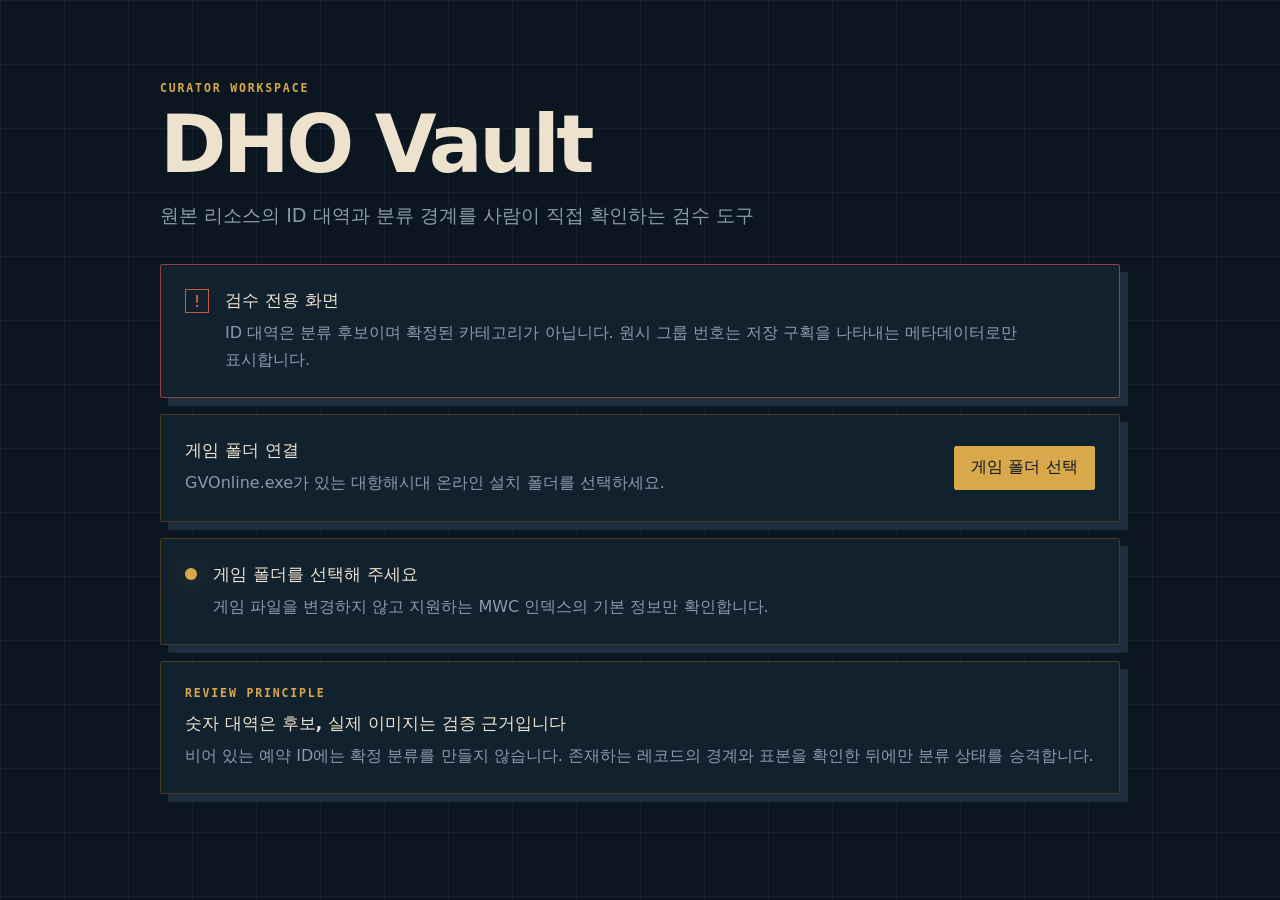
<file: apps/curator/ui/index.html>
<!-- SPDX-License-Identifier: MPL-2.0 -->
<!doctype html>
<html lang="ko">
  <head>
    <meta charset="UTF-8" />
    <meta name="viewport" content="width=device-width, initial-scale=1.0" />
    <meta name="color-scheme" content="dark" />
    <title>DHO Vault Curator</title>
    <link rel="stylesheet" href="styles.css" />
    <script src="app.js" defer></script>
  </head>
  <body>
    <main class="shell">
      <header class="hero">
        <p class="eyebrow">CURATOR WORKSPACE</p>
        <h1>DHO Vault</h1>
        <p class="summary">원본 리소스의 ID 대역과 분류 경계를 사람이 직접 확인하는 검수 도구</p>
      </header>

      <section class="notice-card" aria-labelledby="notice-title">
        <span class="notice-mark" aria-hidden="true">!</span>
        <div>
          <h2 id="notice-title">검수 전용 화면</h2>
          <p>
            ID 대역은 분류 후보이며 확정된 카테고리가 아닙니다. 원시 그룹 번호는 저장 구획을 나타내는 메타데이터로만 표시합니다.
          </p>
        </div>
      </section>

      <section class="picker-card" aria-labelledby="picker-title">
        <div>
          <h2 id="picker-title">게임 폴더 연결</h2>
          <p>GVOnline.exe가 있는 대항해시대 온라인 설치 폴더를 선택하세요.</p>
        </div>
        <button id="select-game-directory" type="button">게임 폴더 선택</button>
      </section>

      <section class="status-card" aria-labelledby="status-title" aria-live="polite">
        <div class="status-mark" aria-hidden="true"></div>
        <div class="status-content">
          <h2 id="status-title">게임 폴더를 선택해 주세요</h2>
          <p id="status-message">
            게임 파일을 변경하지 않고 지원하는 MWC 인덱스의 기본 정보만 확인합니다.
          </p>
          <dl id="directory-details" class="directory-details" hidden>
            <div>
              <dt>게임 폴더</dt>
              <dd id="game-directory"></dd>
            </div>
            <div>
              <dt>리소스 폴더</dt>
              <dd id="resource-directory"></dd>
            </div>
          </dl>
          <ul id="archive-list" class="archive-list" aria-label="검수할 MWC 계열"></ul>
        </div>
      </section>

      <section id="band-panel" class="review-card" aria-labelledby="band-title" hidden>
        <div class="section-heading">
          <div>
            <p class="section-label">ID BANDS</p>
            <h2 id="band-title">100,000 단위 ID 대역</h2>
          </div>
          <p id="band-status" class="section-status" aria-live="polite"></p>
        </div>
        <p class="section-description">
          아카이브 전체를 ID 순서로 묶었습니다. 하나의 대역이 여러 원시 그룹을 가로지를 수 있으며, 그룹 번호는 분류에 사용하지 않습니다.
        </p>
        <ul id="band-list" class="band-list"></ul>
      </section>

      <section id="sample-panel" class="review-card" aria-labelledby="sample-title" hidden>
        <div class="section-heading">
          <div>
            <p class="section-label">CONTACT SHEET</p>
            <h2 id="sample-title">대역 표본 이미지</h2>
          </div>
          <p id="sample-status" class="section-status" aria-live="polite"></p>
        </div>
        <p class="section-description">
          선택한 대역 전체에서 같은 이미지 블록을 가리키는 중복 레코드를 제외하고 최대 24개를 균등하게 골랐습니다.
        </p>
        <div class="subsection-heading">
          <h3>대역 경계</h3>
          <span>아카이브 전체의 첫 레코드와 끝 레코드</span>
        </div>
        <div id="boundary-grid" class="boundary-grid"></div>
        <div class="subsection-heading sample-heading">
          <h3>대역 표본</h3>
          <span>중복 제거 후 균등 선택</span>
        </div>
        <div id="sample-grid" class="sample-grid"></div>
      </section>

      <section id="assembly-panel" class="review-card" aria-labelledby="assembly-title" hidden>
        <div class="section-heading">
          <div>
            <p id="assembly-label" class="section-label">VERIFIED ASSEMBLY</p>
            <h2 id="assembly-title">검증된 조립 결과</h2>
          </div>
          <p id="assembly-status" class="section-status" aria-live="polite"></p>
        </div>
        <p id="assembly-description" class="section-description">
          사람이 확인한 행·열 순서로 원본 타일을 배치한 결과입니다. 이 화면은 검수용이며 미검증 조립은 표시하지 않습니다.
        </p>
        <div class="assembly-layout">
          <section class="assembly-source" aria-labelledby="assembly-source-title">
            <div class="subsection-heading">
              <h3 id="assembly-source-title">원본 타일</h3>
              <span id="assembly-grid-label"></span>
            </div>
            <div id="assembly-tile-grid" class="assembly-tile-grid"></div>
          </section>
          <section class="assembly-output" aria-labelledby="assembly-output-title">
            <div class="subsection-heading">
              <h3 id="assembly-output-title">완성 이미지</h3>
              <span>행 우선 조립</span>
            </div>
            <figure id="assembly-result" class="assembly-result"></figure>
          </section>
        </div>
      </section>

      <section class="next-card" aria-labelledby="next-title">
        <p class="section-label">REVIEW PRINCIPLE</p>
        <h2 id="next-title">숫자 대역은 후보, 실제 이미지는 검증 근거입니다</h2>
        <p>
          비어 있는 예약 ID에는 확정 분류를 만들지 않습니다. 존재하는 레코드의 경계와 표본을 확인한 뒤에만 분류 상태를 승격합니다.
        </p>
      </section>
    </main>
  </body>
</html>
</file>
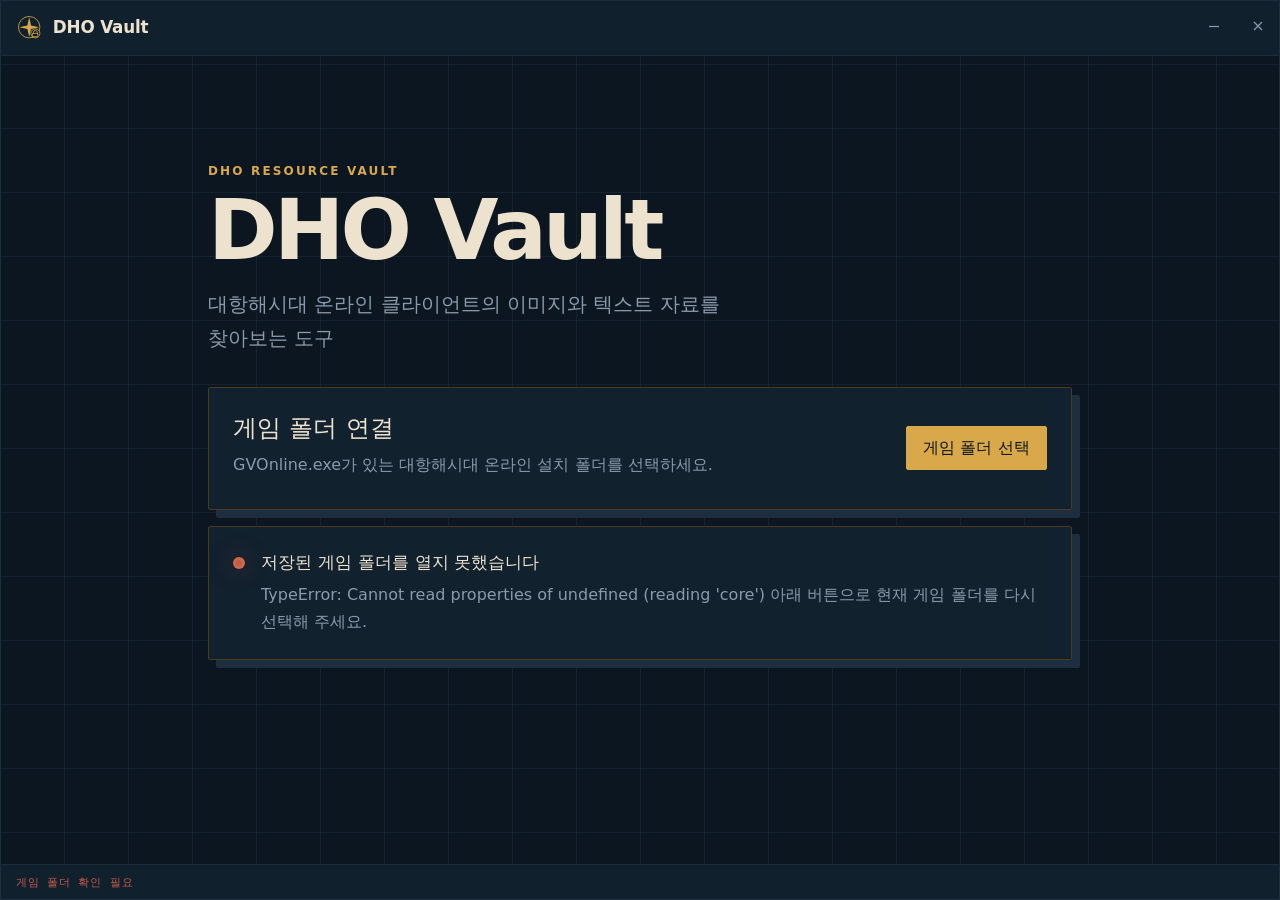
<file: apps/viewer/ui/index.html>
<!-- SPDX-License-Identifier: MPL-2.0 -->
<!doctype html>
<html lang="ko">
  <head>
    <meta charset="UTF-8" />
    <meta name="viewport" content="width=device-width, initial-scale=1.0" />
    <meta name="color-scheme" content="dark" />
    <title>DHO Vault</title>
    <link rel="stylesheet" href="styles.css" />
    <script src="app.js" defer></script>
  </head>
  <body>
    <header class="window-titlebar" data-tauri-drag-region>
      <div class="window-brand" data-tauri-drag-region>
        <svg
          class="window-brand-mark"
          viewBox="0 0 32 32"
          role="img"
          aria-label="DHO Vault"
        >
          <circle cx="16" cy="16" r="13" fill="none" stroke="currentColor" />
          <path
            d="M16 4l2.2 9.8L28 16l-9.8 2.2L16 28l-2.2-9.8L4 16l9.8-2.2L16 4z"
          />
          <circle cx="23.5" cy="23.5" r="5.5" />
          <path d="M21.25 23.5v-1.25a2.25 2.25 0 014.5 0v1.25m-5.25 0h6v4h-6z" />
        </svg>
        <span data-tauri-drag-region>DHO Vault</span>
      </div>
      <div class="window-titlebar-actions">
        <nav
          id="titlebar-navigation"
          class="app-navigation titlebar-navigation"
          aria-label="주요 화면"
          hidden
        >
          <button
            class="nav-button"
            type="button"
            data-page="library"
            aria-pressed="true"
          >
            라이브러리
          </button>
          <button
            class="nav-button"
            type="button"
            data-page="text"
            aria-pressed="false"
          >
            텍스트
          </button>
          <button
            class="nav-button"
            type="button"
            data-page="audio"
            aria-pressed="false"
          >
            오디오
          </button>
          <button
            class="nav-button"
            type="button"
            data-page="update"
            aria-pressed="false"
          >
            업데이트
          </button>
          <button
            class="nav-button"
            type="button"
            data-page="settings"
            aria-pressed="false"
          >
            설정
          </button>
        </nav>
        <label id="titlebar-language-control" class="titlebar-language-control" for="text-language-block" hidden>
          <span>언어</span>
          <select id="text-language-block" aria-label="라이브러리와 텍스트 표시 언어">
            <option value="1">한국어 · #1</option>
          </select>
        </label>
        <span id="titlebar-version" class="titlebar-version" aria-label="현재 앱 버전"></span>
        <button
          id="minimize-window"
          class="window-control"
          type="button"
          aria-label="창 최소화"
          title="최소화"
        >
          <svg viewBox="0 0 16 16" aria-hidden="true"><path d="M3 8.5h10" /></svg>
        </button>
        <button
          id="close-window"
          class="window-control window-control-close"
          type="button"
          aria-label="창 닫기"
          title="닫기"
        >
          <svg viewBox="0 0 16 16" aria-hidden="true"><path d="M4 4l8 8m0-8l-8 8" /></svg>
        </button>
      </div>
    </header>

    <main class="shell">
      <section
        id="app-update-banner"
        class="app-update-banner"
        aria-live="polite"
        hidden
      >
        <div>
          <strong id="app-update-banner-title">새 버전을 사용할 수 있습니다.</strong>
          <p id="app-update-banner-message"></p>
        </div>
        <button id="app-update-banner-install" type="button">업데이트 설치</button>
      </section>

      <section id="connection-view" class="connection-view">
        <header class="hero">
          <p class="eyebrow">DHO RESOURCE VAULT</p>
          <h1>DHO Vault</h1>
          <p class="summary">
            대항해시대 온라인 클라이언트의 이미지와 텍스트 자료를 찾아보는 도구
          </p>
        </header>

        <section class="picker-card" aria-labelledby="picker-title">
          <div>
            <h2 id="picker-title">게임 폴더 연결</h2>
            <p>GVOnline.exe가 있는 대항해시대 온라인 설치 폴더를 선택하세요.</p>
          </div>
          <button id="select-game-directory" type="button">게임 폴더 선택</button>
        </section>

        <section class="status-card" aria-labelledby="status-title" aria-live="polite">
          <div class="status-mark" aria-hidden="true"></div>
          <div class="status-content">
            <h2 id="status-title">게임 폴더를 선택해 주세요</h2>
            <p id="status-message">
              파일을 변경하지 않고 지원하는 이미지 리소스의 기본 정보만 확인합니다.
            </p>
          </div>
        </section>
      </section>

      <section id="workspace-view" class="workspace-view" hidden>
        <section id="library-page" class="app-page library-layout" data-page="library">
          <section id="category-panel" class="catalog-card" aria-labelledby="category-title" hidden>
            <div class="section-heading">
              <div>
                <p class="section-label">LIBRARY</p>
                <h2 id="category-title">라이브러리</h2>
              </div>
              <p id="category-status" class="section-status" aria-live="polite"></p>
            </div>
            <form id="asset-search" class="asset-search" role="search">
              <label for="asset-search-query">이미지 검색</label>
              <div class="asset-search-controls">
                <input
                  id="asset-search-query"
                  name="query"
                  type="search"
                  placeholder="아이템명, 설명, 자료 종류, 이미지 ID"
                  autocomplete="off"
                />
                <button id="asset-search-submit" type="submit">검색</button>
              </div>
            </form>
            <div id="category-groups" class="category-groups"></div>
          </section>

          <section id="gallery-panel" class="catalog-card gallery-card" aria-labelledby="gallery-title" hidden>
            <div class="section-heading">
              <div>
                <p class="section-label">IMAGE GALLERY</p>
                <h2 id="gallery-title">카테고리를 선택해 주세요</h2>
              </div>
              <div class="gallery-heading-actions">
                <p id="gallery-status" class="section-status" aria-live="polite"></p>
                <div class="gallery-save-actions">
                  <button id="toggle-selection" class="secondary-button" type="button" disabled>
                    선택
                  </button>
                  <button id="save-all" type="button" disabled>
                    카테고리 전체 저장
                  </button>
                </div>
              </div>
            </div>
            <div id="category-export" class="category-export" aria-live="polite" hidden>
              <div class="category-export-heading">
                <span id="category-export-status"></span>
                <button id="cancel-category-export" class="secondary-button" type="button">
                  저장 취소
                </button>
              </div>
              <progress id="category-export-progress" value="0" max="1"></progress>
            </div>
            <nav
              class="gallery-navigation"
              data-gallery-navigation
              data-position="top"
              aria-label="이미지 페이지 이동 (위)"
              hidden
            >
              <button class="secondary-button" type="button" data-page-action="first">
                처음
              </button>
              <button class="secondary-button" type="button" data-page-action="previous">
                이전
              </button>
              <div
                class="page-number-list"
                data-page-number-list
                role="group"
                aria-label="페이지 번호"
              ></div>
              <form class="page-jump" data-page-jump novalidate>
                <input
                  class="page-number-input"
                  type="number"
                  min="1"
                  step="1"
                  inputmode="numeric"
                  aria-label="이동할 페이지 번호"
                />
                <span aria-hidden="true">/</span>
                <span class="page-count">0 페이지</span>
                <button class="secondary-button" type="submit">이동</button>
              </form>
              <button class="secondary-button" type="button" data-page-action="next">
                다음
              </button>
              <button class="secondary-button" type="button" data-page-action="last">
                마지막
              </button>
            </nav>
            <div id="gallery-grid" class="gallery-grid" aria-live="polite"></div>
            <nav
              class="gallery-navigation"
              data-gallery-navigation
              data-position="bottom"
              aria-label="이미지 페이지 이동 (아래)"
              hidden
            >
              <button class="secondary-button" type="button" data-page-action="first">
                처음
              </button>
              <button class="secondary-button" type="button" data-page-action="previous">
                이전
              </button>
              <div
                class="page-number-list"
                data-page-number-list
                role="group"
                aria-label="페이지 번호"
              ></div>
              <form class="page-jump" data-page-jump novalidate>
                <input
                  class="page-number-input"
                  type="number"
                  min="1"
                  step="1"
                  inputmode="numeric"
                  aria-label="이동할 페이지 번호"
                />
                <span aria-hidden="true">/</span>
                <span class="page-count">0 페이지</span>
                <button class="secondary-button" type="submit">이동</button>
              </form>
              <button class="secondary-button" type="button" data-page-action="next">
                다음
              </button>
              <button class="secondary-button" type="button" data-page-action="last">
                마지막
              </button>
            </nav>
          </section>
        </section>

        <section id="text-page" class="app-page text-layout" data-page="text" hidden>
          <aside class="catalog-card text-source-card" aria-labelledby="text-source-title">
            <div class="section-heading">
              <div>
                <p class="section-label">TEXT SOURCES</p>
                <h2 id="text-source-title">텍스트 자료</h2>
              </div>
              <p id="text-catalog-status" class="section-status" aria-live="polite"></p>
            </div>
            <p class="section-description">
              한국 클라이언트 안의 언어 블록을 선택해 DT 파일과 레코드 ID를 함께 보여줍니다. 한국어가 기본이며, 서버에서만 전달되는 임무 문구는 로컬 자료에 포함되지 않습니다.
            </p>
            <p class="text-language-note">표시 언어는 상단 제목표시줄에서 바꿀 수 있습니다. LC의 TERMS 자료는 언어별 문장이 아닌 이용약관 검색표 메타데이터입니다.</p>
            <button id="text-source-all" class="text-source-button" type="button" aria-pressed="true">
              전체 자료
            </button>
            <div id="text-source-list" class="text-source-list"></div>
          </aside>

          <div class="text-main-column">
            <section class="catalog-card text-update-card" aria-labelledby="text-update-title">
              <div class="section-heading">
                <div>
                  <p class="section-label">TEXT UPDATE</p>
                  <h2 id="text-update-title">신규·변경 텍스트</h2>
                </div>
                <p id="text-update-status" class="section-status" aria-live="polite"></p>
              </div>
              <p id="text-update-message" class="section-description">
                텍스트 기준점을 확인하고 있습니다.
              </p>
              <dl id="text-update-counts" class="update-counts" hidden>
                <div><dt>신규</dt><dd id="text-update-added-count">0</dd></div>
                <div><dt>변경</dt><dd id="text-update-changed-count">0</dd></div>
                <div><dt>삭제</dt><dd id="text-update-removed-count">0</dd></div>
              </dl>
              <div id="text-update-actions" class="update-actions" hidden>
                <button id="create-text-baseline" type="button" hidden>현재 텍스트를 기준점으로 저장</button>
                <button id="view-text-changes" type="button" hidden>신규·변경 문구 보기</button>
                <button id="refresh-text-baseline" type="button" hidden>검토 완료 후 기준점 갱신</button>
              </div>
            </section>

            <section class="catalog-card text-browser-card" aria-labelledby="text-browser-title">
              <div class="section-heading">
                <div>
                  <p class="section-label">TEXT BROWSER</p>
                  <h2 id="text-browser-title">전체 텍스트</h2>
                </div>
                <p id="text-page-status" class="section-status" aria-live="polite"></p>
              </div>
              <form id="text-search" class="asset-search" role="search">
                <label for="text-search-query">문구 또는 ID 검색</label>
                <div class="asset-search-controls">
                  <input
                    id="text-search-query"
                    name="query"
                    type="search"
                    placeholder="퀘스트, 인물명, 문장 또는 레코드 ID"
                    autocomplete="off"
                  />
                  <button id="text-search-submit" type="submit">검색</button>
                </div>
              </form>
              <div id="text-record-list" class="text-record-list" aria-live="polite"></div>
              <nav class="text-pagination" aria-label="텍스트 페이지 이동">
                <button id="text-first-page" class="secondary-button" type="button" disabled>처음</button>
                <button id="text-previous-page" class="secondary-button" type="button" disabled>이전</button>
                <div id="text-page-number-list" class="page-number-list" role="group" aria-label="텍스트 페이지 번호"></div>
                <form id="text-page-jump" class="page-jump" novalidate>
                  <input
                    id="text-page-input"
                    class="page-number-input"
                    type="number"
                    min="1"
                    step="1"
                    inputmode="numeric"
                    aria-label="이동할 텍스트 페이지 번호"
                    disabled
                  />
                  <span aria-hidden="true">/</span>
                  <span id="text-page-count" class="page-count">0 페이지</span>
                  <button id="text-page-jump-button" class="secondary-button" type="submit" disabled>이동</button>
                </form>
                <button id="text-next-page" class="secondary-button" type="button" disabled>다음</button>
                <button id="text-last-page" class="secondary-button" type="button" disabled>마지막</button>
              </nav>
            </section>
          </div>
        </section>

        <section id="audio-page" class="app-page audio-layout" data-page="audio" hidden>
          <section class="catalog-card audio-browser-card" aria-labelledby="audio-browser-title">
            <div class="section-heading">
              <div>
                <p class="section-label">AUDIO LIBRARY</p>
                <h2 id="audio-browser-title">게임 오디오</h2>
              </div>
              <p id="audio-catalog-status" class="section-status" aria-live="polite"></p>
            </div>
            <p id="audio-catalog-description" class="section-description">
              클라이언트의 KOVS 오디오를 필요할 때 한 곡씩 Ogg Vorbis로 해제합니다.
            </p>
            <form id="audio-search" class="asset-search" role="search">
              <label for="audio-search-query">오디오 ID 검색</label>
              <div class="asset-search-controls">
                <input
                  id="audio-search-query"
                  name="query"
                  type="search"
                  placeholder="예: 42 또는 000042"
                  autocomplete="off"
                />
                <button type="submit">검색</button>
              </div>
            </form>
            <div id="audio-track-list" class="audio-track-list" aria-live="polite"></div>
            <nav class="text-pagination" aria-label="오디오 페이지 이동">
              <button id="audio-first-page" class="secondary-button" type="button" disabled>처음</button>
              <button id="audio-previous-page" class="secondary-button" type="button" disabled>이전</button>
              <span id="audio-page-count" class="page-count">0 페이지</span>
              <button id="audio-next-page" class="secondary-button" type="button" disabled>다음</button>
              <button id="audio-last-page" class="secondary-button" type="button" disabled>마지막</button>
            </nav>
          </section>

          <aside class="catalog-card audio-player-card" aria-labelledby="audio-player-title">
            <div class="section-heading">
              <div>
                <p class="section-label">AUDIO PLAYER</p>
                <h2 id="audio-player-title">곡을 선택해 주세요</h2>
              </div>
            </div>
            <p id="audio-player-message" class="section-description">
              목록에서 한 곡을 누르면 해당 파일만 해제하여 재생합니다.
            </p>
            <audio id="audio-player" controls preload="metadata"></audio>
            <dl id="audio-track-metadata" class="detail-metadata" hidden>
              <div><dt>파일</dt><dd id="audio-track-file"></dd></div>
              <div><dt>크기</dt><dd id="audio-track-size"></dd></div>
              <div><dt>형식</dt><dd id="audio-track-format"></dd></div>
              <div><dt>루프 시작</dt><dd id="audio-track-loop"></dd></div>
            </dl>
            <button id="save-audio-track" type="button" disabled>OGG 저장</button>
          </aside>
        </section>

        <section id="update-page" class="app-page" data-page="update" hidden>
          <section id="update-panel" class="catalog-card update-card" aria-labelledby="update-title" hidden>
            <div class="section-heading">
              <div>
                <p class="section-label">CLIENT UPDATE</p>
                <h2 id="update-title">클라이언트 업데이트</h2>
              </div>
              <p id="update-status" class="section-status" aria-live="polite"></p>
            </div>
            <p id="update-message" class="section-description"></p>
            <dl id="update-counts" class="update-counts asset-update-counts" hidden>
              <div>
                <dt>신규</dt>
                <dd id="update-added-count">0</dd>
              </div>
              <div>
                <dt>변경</dt>
                <dd id="update-changed-count">0</dd>
              </div>
              <div>
                <dt>삭제</dt>
                <dd id="update-removed-count">0</dd>
              </div>
              <div>
                <dt>연결 추가</dt>
                <dd id="update-added-relation-count">0</dd>
              </div>
              <div>
                <dt>연결 사라짐</dt>
                <dd id="update-removed-relation-count">0</dd>
              </div>
            </dl>
            <details id="update-removed-relations" class="update-relation-details" hidden>
              <summary id="update-removed-relations-summary">사라진 텍스트·이미지 연결</summary>
              <ul id="update-removed-relations-list" class="diagnostics-list"></ul>
            </details>
            <div id="update-actions" class="update-actions" hidden>
              <button id="create-update-baseline" type="button" hidden>
                현재 상태를 기준점으로 저장
              </button>
              <button id="view-update-assets" type="button" hidden>
                신규 이미지 보기
              </button>
              <button id="refresh-update-baseline" type="button" hidden>
                검토 완료 후 기준점 갱신
              </button>
            </div>
          </section>
        </section>

        <section id="settings-page" class="app-page" data-page="settings" hidden>
          <section class="catalog-card app-update-card" aria-labelledby="app-update-title">
            <div class="section-heading settings-heading">
              <div>
                <p class="section-label">APP UPDATE</p>
                <h2 id="app-update-title">DHO Vault 업데이트</h2>
              </div>
              <span id="app-current-version" class="section-status">현재 버전 확인 중</span>
            </div>
            <p id="app-update-message" class="section-description" aria-live="polite">
              새 버전이 있는지 자동으로 확인합니다.
            </p>
            <details id="app-update-release-notes" class="app-update-release-notes" hidden>
              <summary>릴리스 노트 보기</summary>
              <div id="app-update-release-notes-content" class="app-update-release-notes-content"></div>
            </details>
            <div id="app-update-progress" class="app-update-progress" hidden>
              <span id="app-update-progress-label">업데이트를 내려받는 중입니다.</span>
              <progress id="app-update-progress-bar" value="0" max="1"></progress>
            </div>
            <div class="app-update-actions">
              <button id="check-app-update" class="secondary-button" type="button">
                다시 확인
              </button>
              <button id="install-app-update" type="button" hidden>업데이트 설치</button>
            </div>
          </section>

          <section class="catalog-card export-settings-card" aria-labelledby="export-settings-title">
            <div class="section-heading settings-heading">
              <div>
                <p class="section-label">IMAGE EXPORT</p>
                <h2 id="export-settings-title">PNG 저장 품질</h2>
              </div>
              <label class="export-mode-control" for="image-export-mode">
                <span>저장 크기</span>
                <select id="image-export-mode">
                  <option value="service_upscaled" selected>서비스용 선명 확대 (권장)</option>
                  <option value="original">원본 픽셀 유지 (무가공)</option>
                </select>
              </label>
            </div>
            <p class="section-description">
              원본 픽셀 유지는 게임의 작은 크기를 그대로 저장하는 방식이며 더 고화질인
              옵션은 아닙니다. 서비스용 선명 확대는 가로·세로 모두 64px 이하인 이미지를
              비율을 유지하며 긴 변이 최소 192px이 되도록 확대합니다. AI처럼 없던 세부 정보를 만들지는 않습니다.
              지도·삽화·조립 이미지와 원본 데이터는 변경하지 않습니다.
            </p>
          </section>

          <section
            id="catalog-diagnostics-card"
            class="catalog-card diagnostics-card"
            aria-labelledby="catalog-diagnostics-title"
            hidden
          >
            <div class="section-heading settings-heading">
              <div>
                <p class="section-label">CATALOG DIAGNOSTICS</p>
                <h2 id="catalog-diagnostics-title">분류·연결 진단</h2>
              </div>
              <span id="catalog-diagnostics-status" class="section-status"></span>
            </div>
            <p class="section-description">
              현재 파일의 실제 이미지 키를 기준으로 분류 누락과 여러 카테고리에 동시에
              연결된 항목을 확인합니다. 다중 연결은 오류 확정이 아니라 검토 대상입니다.
            </p>
            <dl class="update-counts diagnostics-counts">
              <div><dt>고유 이미지</dt><dd id="diagnostics-total-count">0</dd></div>
              <div><dt>의미 분류됨</dt><dd id="diagnostics-categorized-count">0</dd></div>
              <div><dt>미분류</dt><dd id="diagnostics-unclassified-count">0</dd></div>
              <div><dt>다중 카테고리</dt><dd id="diagnostics-multiple-count">0</dd></div>
            </dl>
            <div class="diagnostics-details">
              <details>
                <summary id="diagnostics-unclassified-summary">미분류 그룹</summary>
                <ul id="diagnostics-unclassified-list" class="diagnostics-list"></ul>
              </details>
              <details>
                <summary id="diagnostics-multiple-summary">다중 카테고리 검토 대상</summary>
                <ul id="diagnostics-multiple-list" class="diagnostics-list"></ul>
              </details>
            </div>
          </section>

          <section class="catalog-card settings-card" aria-labelledby="settings-title">
            <div class="section-heading settings-heading">
              <div>
                <p class="section-label">GAME DIRECTORY</p>
                <h2 id="settings-title">게임 폴더 설정</h2>
              </div>
              <button id="change-game-directory" type="button">게임 폴더 변경</button>
            </div>
            <p id="settings-message" class="section-description" aria-live="polite"></p>
            <dl id="directory-details" class="directory-details" hidden>
              <div>
                <dt>게임 폴더</dt>
                <dd id="game-directory"></dd>
              </div>
              <div>
                <dt>리소스 폴더</dt>
                <dd id="resource-directory"></dd>
              </div>
            </dl>
            <div class="archive-heading">
              <h3>확인한 리소스 묶음</h3>
              <span id="archive-status" class="section-status"></span>
            </div>
            <ul id="archive-list" class="archive-list" aria-label="확인한 리소스 묶음"></ul>
          </section>
        </section>
      </section>
    </main>

    <footer class="window-statusbar" aria-live="polite">
      <span id="window-status" class="window-status" data-status="idle">준비됨</span>
      <button
        id="status-app-update"
        class="status-app-update"
        type="button"
        hidden
      ></button>
    </footer>

    <aside id="selection-bar" class="selection-bar" aria-label="선택한 이미지 작업" hidden>
      <strong id="selection-count" aria-live="polite">0개 선택</strong>
      <div class="selection-actions">
        <button id="select-current-page" class="secondary-button" type="button">
          현재 페이지 모두 선택
        </button>
        <button id="clear-current-page" class="secondary-button" type="button">
          현재 페이지 선택 해제
        </button>
        <button id="clear-selection" class="secondary-button" type="button">
          전체 선택 해제
        </button>
        <button id="save-selection" type="button" disabled>선택한 0개 저장</button>
      </div>
    </aside>

    <dialog id="asset-detail" class="detail-dialog" aria-labelledby="detail-title">
      <div class="detail-header">
        <div>
          <p class="section-label">IMAGE DETAIL</p>
          <h2 id="detail-title">이미지 상세 보기</h2>
        </div>
        <div class="detail-actions">
          <button id="download-detail" type="button" disabled>PNG 저장</button>
          <button id="close-detail" class="secondary-button" type="button">닫기</button>
        </div>
      </div>
      <div id="detail-content" class="detail-content" data-status="idle">
        <div class="detail-layout">
          <div class="detail-preview-frame">
            <img id="detail-preview" alt="" hidden />
          </div>
          <aside class="detail-information" aria-label="이미지 연결 정보">
            <p id="detail-message" class="detail-message" aria-live="polite"></p>
            <div id="detail-record-list" class="detail-record-list" hidden></div>
            <dl id="detail-metadata" class="detail-metadata" hidden>
              <div>
                <dt>원본 크기</dt>
                <dd id="detail-source-size"></dd>
              </div>
              <div>
                <dt>미리보기</dt>
                <dd id="detail-preview-size"></dd>
              </div>
            </dl>
            <section id="detail-gm-source" class="gm-source-context" hidden>
              <div class="gm-source-heading">
                <h3>원본 아틀라스 위치</h3>
                <p id="detail-gm-source-label"></p>
              </div>
              <div id="detail-gm-source-preview" class="gm-source-preview">
                <img id="detail-gm-source-image" alt="" />
                <span id="detail-gm-source-highlight" aria-hidden="true"></span>
              </div>
            </section>
          </aside>
        </div>
      </div>
    </dialog>
  </body>
</html>
</file>
<file: apps/curator/ui/styles.css>
/* SPDX-License-Identifier: MPL-2.0 */

:root {
  color: #ede2ce;
  background: #0b1620;
  font-family: "Pretendard Variable", Pretendard, Inter, system-ui, sans-serif;
  font-synthesis: none;
  text-rendering: optimizeLegibility;

  --bg: #0b1620;
  --surface: #12212e;
  --surface-strong: #0d1a25;
  --ink: #ede2ce;
  --muted: #8b9aaa;
  --line: #4a3a1f;
  --rule: #1e2e3e;
  --accent: #d8a84b;
  --accent-2: #c75a48;
  --focus: #d8a84b;
  --space-1: 0.5rem;
  --space-2: 0.75rem;
  --space-3: 1rem;
  --space-4: 1.5rem;
  --space-5: 2rem;
  --radius: 2px;
  --font-display: Fraunces, "Pretendard Variable", Pretendard, Inter, system-ui, sans-serif;
  --font-sans: "Pretendard Variable", Pretendard, Inter, system-ui, sans-serif;
  --font-mono: "JetBrains Mono", "Pretendard Variable", Pretendard, ui-monospace, monospace;
}

* {
  box-sizing: border-box;
}

html,
body {
  min-width: 20rem;
  min-height: 100%;
  margin: 0;
}

body {
  min-height: 100vh;
  color: var(--ink);
  background:
    linear-gradient(rgba(30, 46, 62, 0.5) 1px, transparent 1px),
    linear-gradient(90deg, rgba(30, 46, 62, 0.5) 1px, transparent 1px),
    var(--bg);
  background-size: 4rem 4rem;
  font-family: var(--font-sans);
  word-break: keep-all;
  overflow-wrap: break-word;
}

.shell {
  width: min(60rem, calc(100% - 3rem));
  margin: 0 auto;
  padding: clamp(3.5rem, 9vh, 6rem) 0 4rem;
}

.hero {
  max-width: 46rem;
}

.eyebrow,
.section-label {
  margin: 0 0 var(--space-2);
  color: var(--accent);
  font-family: var(--font-mono);
  font-size: 0.72rem;
  font-weight: 700;
  letter-spacing: 0.16em;
}

h1,
h2,
h3,
p {
  margin-top: 0;
}

h1 {
  margin-bottom: var(--space-3);
  font-family: var(--font-display);
  font-size: clamp(2.75rem, 7vw, 5rem);
  line-height: 0.96;
  letter-spacing: -0.045em;
}

h2 {
  margin-bottom: var(--space-1);
  font-size: 1.05rem;
}

.summary {
  max-width: 42rem;
  margin-bottom: var(--space-5);
  color: var(--muted);
  font-size: clamp(1rem, 2.2vw, 1.2rem);
  line-height: 1.7;
}

.notice-card,
.picker-card,
.status-card,
.review-card,
.next-card {
  padding: var(--space-4);
  border: 1px solid var(--line);
  border-radius: var(--radius);
  background: var(--surface);
  box-shadow: 0.5rem 0.5rem 0 var(--rule);
}

.notice-card {
  display: grid;
  grid-template-columns: auto minmax(0, 1fr);
  gap: var(--space-3);
  margin-bottom: var(--space-3);
  border-color: rgba(199, 90, 72, 0.65);
}

.notice-card p,
.picker-card p,
.status-card p,
.section-description,
.next-card > p:last-child {
  margin-bottom: 0;
  color: var(--muted);
  line-height: 1.65;
}

.notice-mark {
  display: grid;
  width: 1.5rem;
  height: 1.5rem;
  place-items: center;
  border: 1px solid var(--accent-2);
  color: var(--accent-2);
  font-family: var(--font-mono);
  font-weight: 700;
}

.picker-card {
  display: flex;
  justify-content: space-between;
  gap: var(--space-4);
  align-items: center;
  margin-bottom: var(--space-3);
}

button {
  flex: 0 0 auto;
  min-height: 2.75rem;
  padding: 0.65rem 1rem;
  border: 1px solid var(--accent);
  border-radius: var(--radius);
  color: var(--bg);
  background: var(--accent);
  font: inherit;
  font-weight: 700;
  cursor: pointer;
}

button:hover:not(:disabled) {
  filter: brightness(1.08);
}

button:focus-visible {
  outline: 2px solid var(--focus);
  outline-offset: 3px;
}

button:disabled {
  cursor: wait;
  opacity: 0.55;
}

.secondary-button {
  min-height: 2.25rem;
  padding: 0.45rem 0.7rem;
  color: var(--accent);
  background: transparent;
  font-size: 0.78rem;
  white-space: nowrap;
}

.status-card {
  display: grid;
  grid-template-columns: auto minmax(0, 1fr);
  gap: var(--space-3);
  align-items: start;
}

.status-mark {
  width: 0.75rem;
  height: 0.75rem;
  margin-top: 0.35rem;
  border: 0.2rem solid rgba(216, 168, 75, 0.2);
  border-radius: 50%;
  background: var(--accent);
  box-shadow: 0 0 1.5rem rgba(216, 168, 75, 0.38);
}

.status-content {
  min-width: 0;
}

.status-card[data-status="error"] .status-mark {
  background: var(--accent-2);
  box-shadow: 0 0 1.5rem rgba(199, 90, 72, 0.38);
}

.status-card[data-status="loading"] .status-mark {
  animation: pulse 1.4s ease-in-out infinite;
}

.directory-details {
  display: grid;
  gap: var(--space-2);
  margin: var(--space-4) 0 0;
  padding-top: var(--space-3);
  border-top: 1px solid var(--rule);
}

.directory-details[hidden] {
  display: none;
}

.directory-details div {
  display: grid;
  grid-template-columns: 6rem minmax(0, 1fr);
  gap: var(--space-2);
}

.directory-details dt,
.archive-list small {
  color: var(--muted);
  font-size: 0.75rem;
  font-weight: 700;
}

.directory-details dd {
  min-width: 0;
  margin: 0;
  font-family: var(--font-mono);
  font-size: 0.8rem;
  overflow-wrap: anywhere;
}

.archive-list {
  display: grid;
  gap: var(--space-2);
  margin: var(--space-3) 0 0;
  padding: 0;
  list-style: none;
}

.archive-list:empty {
  display: none;
}

.archive-list li {
  display: grid;
  grid-template-columns: 3rem minmax(0, 1fr) auto;
  gap: var(--space-2);
  align-items: center;
  padding: var(--space-2);
  border-left: 2px solid var(--accent);
  background: var(--surface-strong);
}

.archive-list li > div {
  display: grid;
  gap: 0.35rem;
  min-width: 0;
}

.archive-list strong {
  color: var(--accent);
  font-family: var(--font-mono);
}

.archive-list span {
  color: var(--muted);
  font-size: 0.85rem;
  line-height: 1.5;
}

.archive-list small {
  justify-self: start;
  padding: 0.2rem 0.45rem;
  border: 1px solid var(--rule);
  color: var(--ink);
  white-space: nowrap;
}

.review-card {
  margin-top: var(--space-3);
}

[hidden] {
  display: none !important;
}

.section-heading {
  display: flex;
  justify-content: space-between;
  gap: var(--space-3);
  align-items: end;
}

.section-heading .section-label {
  margin-bottom: 0.35rem;
}

.section-heading h2 {
  margin-bottom: 0;
}

.section-status {
  margin-bottom: 0;
  color: var(--accent);
  font-family: var(--font-mono);
  font-size: 0.75rem;
  text-align: right;
}

.section-description {
  margin: var(--space-2) 0 var(--space-3);
}

.group-list,
.range-list,
.band-list {
  display: grid;
  gap: var(--space-2);
  margin: 0;
  padding: 0;
  list-style: none;
}

.group-list li,
.range-list li,
.band-list li {
  display: grid;
  grid-template-columns: 6rem minmax(0, 1fr) auto;
  gap: var(--space-2);
  align-items: center;
  padding: var(--space-2);
  border: 1px solid var(--rule);
  background: var(--surface-strong);
}

.band-list li {
  grid-template-columns: 14rem minmax(0, 1fr) auto;
}

.group-list strong,
.range-list strong,
.band-list strong {
  color: var(--ink);
  font-family: var(--font-mono);
  font-size: 0.85rem;
}

.group-list span,
.range-list span,
.band-list span {
  color: var(--muted);
  font-size: 0.8rem;
}

.sample-grid {
  display: grid;
  grid-template-columns: repeat(auto-fill, minmax(8.5rem, 1fr));
  gap: var(--space-2);
}

.subsection-heading {
  display: flex;
  justify-content: space-between;
  gap: var(--space-2);
  align-items: baseline;
  margin: var(--space-4) 0 var(--space-2);
  padding-top: var(--space-3);
  border-top: 1px solid var(--rule);
}

.subsection-heading h3 {
  margin: 0;
  font-size: 0.9rem;
}

.subsection-heading span {
  color: var(--muted);
  font-size: 0.72rem;
}

.sample-heading {
  margin-top: var(--space-4);
}

.boundary-grid {
  display: grid;
  grid-template-columns: repeat(2, minmax(0, 18rem));
  gap: var(--space-2);
}

.sample-grid figure,
.boundary-grid figure {
  min-width: 0;
  margin: 0;
  border: 1px solid var(--rule);
  background: var(--surface-strong);
}

.sample-grid .sample-image-stage,
.boundary-grid .sample-image-stage {
  position: relative;
  display: grid;
  min-height: 8rem;
  place-items: center;
  padding: var(--space-2);
  background-color: #d8d8d8;
  background-image:
    linear-gradient(45deg, #a8a8a8 25%, transparent 25%),
    linear-gradient(-45deg, #a8a8a8 25%, transparent 25%),
    linear-gradient(45deg, transparent 75%, #a8a8a8 75%),
    linear-gradient(-45deg, transparent 75%, #a8a8a8 75%);
  background-position: 0 0, 0 0.5rem, 0.5rem -0.5rem, -0.5rem 0;
  background-size: 1rem 1rem;
}

.sample-grid img,
.boundary-grid img {
  display: block;
  max-width: 100%;
  max-height: 7rem;
  image-rendering: pixelated;
}

.boundary-grid .sample-image-stage {
  min-height: 12rem;
}

.boundary-grid img {
  max-height: 10rem;
}

.boundary-card strong {
  position: absolute;
  top: var(--space-2);
  left: var(--space-2);
  padding: 0.25rem 0.45rem;
  color: var(--bg);
  background: var(--accent);
  font-family: var(--font-mono);
  font-size: 0.68rem;
}

.sample-grid figcaption,
.boundary-grid figcaption,
.assembly-tile-grid figcaption,
.assembly-result figcaption {
  padding: 0.55rem;
  color: var(--muted);
  font-family: var(--font-mono);
  font-size: 0.66rem;
  line-height: 1.5;
}

.classification-summary {
  display: grid;
  gap: 0.4rem;
  padding: 0 0.55rem 0.55rem;
}

.classification-category {
  color: var(--ink);
  font-size: 0.72rem;
  line-height: 1.45;
}

.classification-details {
  display: flex;
  flex-wrap: wrap;
  gap: 0.3rem;
}

.classification-source,
.classification-chip {
  padding: 0.18rem 0.32rem;
  border: 1px solid var(--rule);
  color: var(--muted);
  background: var(--bg);
  font-family: var(--font-mono);
  font-size: 0.58rem;
  line-height: 1.25;
}

.classification-chip[data-status="human_verified"] {
  border-color: rgba(216, 168, 75, 0.55);
  color: var(--accent);
}

.classification-chip[data-status="candidate"] {
  border-color: rgba(139, 154, 170, 0.7);
  color: #bdc8d2;
}

.classification-chip[data-status="rejected"] {
  border-color: rgba(199, 90, 72, 0.65);
  color: #f1b5a9;
}

.sample-card-actions {
  padding: 0 0.55rem 0.55rem;
}

.sample-card-actions .secondary-button {
  width: 100%;
}

.assembly-layout {
  display: grid;
  grid-template-columns: minmax(0, 1fr);
  gap: var(--space-4);
}

.assembly-source,
.assembly-output {
  min-width: 0;
}

.assembly-layout .subsection-heading {
  margin-top: 0;
}

.assembly-tile-grid {
  display: grid;
  grid-template-columns: repeat(var(--assembly-columns, 1), minmax(5rem, 8rem));
  gap: 2px;
  justify-content: start;
  padding: 2px;
  border: 1px solid var(--rule);
  background: var(--rule);
  overflow-x: auto;
}

.assembly-tile-grid figure,
.assembly-result {
  min-width: 0;
  margin: 0;
  background: var(--surface-strong);
}

.assembly-tile-grid figure > div,
.assembly-result > div {
  display: grid;
  place-items: center;
  background-color: #d8d8d8;
  background-image:
    linear-gradient(45deg, #a8a8a8 25%, transparent 25%),
    linear-gradient(-45deg, #a8a8a8 25%, transparent 25%),
    linear-gradient(45deg, transparent 75%, #a8a8a8 75%),
    linear-gradient(-45deg, transparent 75%, #a8a8a8 75%);
  background-position: 0 0, 0 0.5rem, 0.5rem -0.5rem, -0.5rem 0;
  background-size: 1rem 1rem;
}

.assembly-tile-grid figure > div {
  min-height: 8rem;
  padding: var(--space-1);
}

.assembly-tile-grid img {
  display: block;
  max-width: 100%;
  max-height: 8rem;
  image-rendering: pixelated;
}

.assembly-result > div {
  min-height: 18rem;
  padding: var(--space-2);
}

.assembly-result img {
  display: block;
  max-width: 100%;
  max-height: 32rem;
  image-rendering: pixelated;
}

.error-message {
  grid-column: 1 / -1;
  margin: 0;
  padding: var(--space-3);
  border: 1px solid rgba(199, 90, 72, 0.65);
  color: #f1b5a9;
  background: rgba(199, 90, 72, 0.08);
}

.next-card {
  margin-top: var(--space-3);
}

@keyframes pulse {
  50% {
    opacity: 0.35;
  }
}

@media (max-width: 42rem) {
  .shell {
    width: min(100% - 2rem, 60rem);
    padding-top: 3rem;
  }

  .picker-card {
    align-items: stretch;
    flex-direction: column;
  }

  .directory-details div,
  .archive-list li,
  .group-list li,
  .range-list li,
  .band-list li {
    grid-template-columns: 1fr;
  }

  .archive-list small {
    justify-self: start;
  }

  .section-heading {
    align-items: start;
    flex-direction: column;
  }

  .section-status {
    text-align: left;
  }

  .boundary-grid {
    grid-template-columns: 1fr;
  }
}
</file>
<file: apps/viewer/ui/styles.css>
/* SPDX-License-Identifier: MPL-2.0 */

:root {
  color: #ede2ce;
  background: #0b1620;
  font-family:
    "Pretendard Variable", Pretendard, Inter, system-ui, sans-serif;
  font-synthesis: none;
  text-rendering: optimizeLegibility;

  --bg: #0b1620;
  --surface: #12212e;
  --ink: #ede2ce;
  --muted: #8b9aaa;
  --line: #4a3a1f;
  --rule: #1e2e3e;
  --accent: #d8a84b;
  --accent-2: #c75a48;
  --focus: #d8a84b;
  --space-1: 0.5rem;
  --space-2: 0.75rem;
  --space-3: 1rem;
  --space-4: 1.5rem;
  --space-5: 2rem;
  --radius: 2px;
  --titlebar-height: 3.5rem;
  --statusbar-height: 2.25rem;
  --font-display:
    Fraunces, "Pretendard Variable", Pretendard, Inter, system-ui, sans-serif;
  --font-sans: "Pretendard Variable", Pretendard, Inter, system-ui, sans-serif;
  --font-mono:
    "JetBrains Mono", "Pretendard Variable", Pretendard, ui-monospace, monospace;
}

* {
  box-sizing: border-box;
}

[hidden] {
  display: none !important;
}

html,
body {
  min-width: 20rem;
  height: 100%;
  margin: 0;
  overflow: hidden;
}

body {
  min-height: 100%;
  color: var(--ink);
  background:
    linear-gradient(rgba(30, 46, 62, 0.5) 1px, transparent 1px),
    linear-gradient(90deg, rgba(30, 46, 62, 0.5) 1px, transparent 1px),
    var(--bg);
  background-size: 4rem 4rem;
  font-family: var(--font-sans);
  word-break: keep-all;
  overflow-wrap: break-word;
}

body::after {
  position: fixed;
  z-index: 100;
  inset: 0;
  border: 1px solid var(--rule);
  content: "";
  pointer-events: none;
}

.window-titlebar {
  position: fixed;
  z-index: 80;
  top: 0;
  right: 0;
  left: 0;
  height: var(--titlebar-height);
  display: flex;
  align-items: center;
  padding-left: var(--space-3);
  border-bottom: 1px solid var(--rule);
  background: rgba(18, 33, 46, 0.98);
  user-select: none;
}

.window-brand {
  display: flex;
  min-width: 0;
  align-items: center;
  gap: 0.65rem;
  color: var(--ink);
  font-family: var(--font-display);
  font-size: 1.05rem;
  font-weight: 650;
  letter-spacing: -0.01em;
  pointer-events: none;
}

.window-brand-mark {
  width: 1.65rem;
  height: 1.65rem;
  flex: 0 0 auto;
  color: var(--accent);
}

.window-brand-mark path:first-of-type {
  fill: currentColor;
  stroke: none;
}

.window-brand-mark circle:last-of-type {
  fill: var(--surface);
  stroke: currentColor;
}

.window-brand-mark path:last-of-type {
  fill: var(--bg);
  stroke: currentColor;
  stroke-linecap: square;
  stroke-linejoin: miter;
}

.window-titlebar-actions {
  display: flex;
  height: 100%;
  align-items: center;
  margin-left: auto;
}

.titlebar-version {
  min-width: 4.5rem;
  padding: 0 var(--space-2);
  color: var(--muted);
  font-family: var(--font-mono);
  font-size: 0.68rem;
  letter-spacing: 0.08em;
  text-align: center;
}

.window-control {
  width: 2.75rem;
  height: 100%;
  padding: 0;
  border: 0;
  color: var(--muted);
  background: transparent;
}

.window-control:hover {
  color: var(--ink);
  background: var(--bg);
}

.window-control-close:hover {
  color: var(--ink);
  background: var(--accent-2);
}

.window-control svg {
  width: 1rem;
  height: 1rem;
  fill: none;
  stroke: currentColor;
  stroke-width: 1.25;
}

.window-statusbar {
  position: fixed;
  z-index: 80;
  right: 0;
  bottom: 0;
  left: 0;
  height: var(--statusbar-height);
  display: flex;
  align-items: center;
  gap: var(--space-3);
  padding: 0 var(--space-3);
  border-top: 1px solid var(--rule);
  background: rgba(18, 33, 46, 0.98);
  font-family: var(--font-mono);
  font-size: 0.66rem;
  letter-spacing: 0.09em;
  text-transform: uppercase;
  user-select: none;
}

.window-status {
  overflow: hidden;
  color: var(--muted);
  text-overflow: ellipsis;
  white-space: nowrap;
}

.window-status[data-status="ready"] {
  color: var(--accent);
}

.window-status[data-status="busy"] {
  color: var(--ink);
}

.window-status[data-status="error"] {
  color: var(--accent-2);
}

.status-app-update {
  min-height: auto;
  margin-left: auto;
  padding: 0;
  border: 0;
  color: var(--accent);
  background: transparent;
  font: inherit;
  letter-spacing: inherit;
  text-transform: inherit;
}

.status-app-update:hover:not(:disabled) {
  color: var(--ink);
  text-decoration: underline;
}

.status-app-update:disabled {
  color: var(--muted);
  cursor: wait;
}

.shell {
  position: fixed;
  top: var(--titlebar-height);
  right: 0;
  bottom: var(--statusbar-height);
  left: 0;
  width: 100%;
  margin: 0;
  padding: clamp(4rem, 12vh, 8rem)
    max(1.5rem, calc((100% - 54rem) / 2)) 4rem;
  overflow-y: auto;
  scrollbar-color: #536779 var(--bg);
  scrollbar-width: thin;
}

.shell::-webkit-scrollbar {
  width: 0.65rem;
}

.shell::-webkit-scrollbar-track {
  background: var(--bg);
}

.shell::-webkit-scrollbar-thumb {
  border: 2px solid var(--bg);
  background: #536779;
}

.shell::-webkit-scrollbar-thumb:hover {
  background: var(--muted);
}

body[data-view="workspace"] .shell {
  width: 100%;
  padding: var(--space-3) max(1.5rem, calc((100% - 82rem) / 2));
}

body[data-selection-active="true"] .shell {
  padding-bottom: 8rem;
}

.app-update-banner {
  display: flex;
  justify-content: space-between;
  gap: var(--space-3);
  align-items: center;
  margin-bottom: var(--space-3);
  padding: var(--space-3);
  border: 1px solid var(--accent);
  border-left-width: 0.35rem;
  border-radius: var(--radius);
  background: var(--surface);
  box-shadow: 0.35rem 0.35rem 0 var(--rule);
}

.app-update-banner strong {
  color: var(--accent);
}

.app-update-banner p {
  margin: var(--space-1) 0 0;
  color: var(--muted);
  line-height: 1.5;
}

.hero {
  max-width: 44rem;
}

.app-navigation {
  display: flex;
  gap: var(--space-1);
}

.titlebar-navigation {
  margin-right: var(--space-2);
}

.titlebar-navigation .nav-button {
  min-height: 2rem;
  padding: 0.4rem 0.7rem;
  font-size: 0.75rem;
}

.titlebar-language-control {
  display: flex;
  align-items: center;
  gap: 0.4rem;
  margin-right: var(--space-2);
  color: var(--muted);
  font-size: 0.68rem;
  font-weight: 700;
}

.titlebar-language-control select {
  max-width: 10rem;
  min-height: 2rem;
  padding: 0.35rem 1.8rem 0.35rem 0.55rem;
  border: 1px solid var(--rule);
  border-radius: var(--radius);
  color: var(--ink);
  background: var(--bg);
  font: inherit;
}

.titlebar-language-control select:focus-visible {
  outline: 2px solid var(--accent);
  outline-offset: 2px;
}

.nav-button {
  min-height: 2.35rem;
  padding: 0.5rem 0.8rem;
  border-color: var(--rule);
  color: var(--muted);
  background: transparent;
}

.nav-button[aria-pressed="true"] {
  border-color: var(--accent);
  color: var(--bg);
  background: var(--accent);
}

.app-page > .catalog-card:first-child {
  margin-top: 0;
}

.library-layout {
  display: grid;
  grid-template-columns: minmax(18rem, 22rem) minmax(0, 1fr);
  gap: var(--space-3);
  align-items: start;
}

.library-layout #category-panel {
  display: flex;
  flex-direction: column;
  padding: var(--space-3);
  max-height: calc(
    100vh - var(--titlebar-height) - var(--statusbar-height) - 2rem
  );
  overflow: hidden;
}

.library-layout .gallery-card {
  margin-top: 0;
}

.eyebrow {
  margin: 0 0 var(--space-2);
  color: var(--accent);
  font-size: 0.75rem;
  font-weight: 700;
  letter-spacing: 0.18em;
}

h1,
h2,
p {
  margin-top: 0;
}

h1 {
  margin-bottom: var(--space-3);
  font-family: var(--font-display);
  font-size: clamp(2.75rem, 8vw, 5.25rem);
  line-height: 0.96;
  letter-spacing: -0.045em;
}

.summary {
  max-width: 36rem;
  margin-bottom: var(--space-5);
  color: var(--muted);
  font-size: clamp(1rem, 2.4vw, 1.25rem);
  line-height: 1.7;
}

.picker-card,
.status-card,
.catalog-card {
  padding: var(--space-4);
  border: 1px solid var(--line);
  border-radius: var(--radius);
  background: var(--surface);
  box-shadow: 0.5rem 0.5rem 0 var(--rule);
}

.status-card {
  display: grid;
  grid-template-columns: auto 1fr;
  gap: var(--space-3);
  align-items: start;
}

.picker-card {
  display: flex;
  justify-content: space-between;
  gap: var(--space-4);
  align-items: center;
  margin-bottom: var(--space-3);
}

.picker-card h2,
.picker-card p {
  margin-bottom: var(--space-1);
}

.picker-card p {
  color: var(--muted);
  line-height: 1.6;
}

button {
  flex: 0 0 auto;
  min-height: 2.75rem;
  padding: 0.65rem 1rem;
  border: 1px solid var(--accent);
  border-radius: var(--radius);
  color: var(--bg);
  background: var(--accent);
  font: inherit;
  font-weight: 700;
  cursor: pointer;
}

button:hover:not(:disabled) {
  filter: brightness(1.08);
}

button:focus-visible {
  outline: 2px solid var(--focus);
  outline-offset: 3px;
}

button:disabled {
  cursor: wait;
  opacity: 0.55;
}

.status-mark {
  width: 0.75rem;
  height: 0.75rem;
  margin-top: 0.35rem;
  border: 0.2rem solid rgba(216, 168, 75, 0.2);
  border-radius: 50%;
  background: var(--accent);
  box-shadow: 0 0 1.5rem rgba(216, 168, 75, 0.38);
}

.status-card h2 {
  margin-bottom: var(--space-1);
  font-size: 1.05rem;
}

.status-content {
  min-width: 0;
}

.status-card p {
  margin-bottom: 0;
  color: var(--muted);
  line-height: 1.65;
}

.status-card[data-status="error"] .status-mark {
  background: var(--accent-2);
  box-shadow: 0 0 1.5rem rgba(199, 90, 72, 0.38);
}

.status-card[data-status="loading"] .status-mark {
  animation: pulse 1.4s ease-in-out infinite;
}

.directory-details {
  display: grid;
  gap: var(--space-2);
  margin: var(--space-4) 0 0;
  padding-top: var(--space-3);
  border-top: 1px solid var(--rule);
}

.directory-details[hidden] {
  display: none;
}

.directory-details div {
  display: grid;
  grid-template-columns: 6rem minmax(0, 1fr);
  gap: var(--space-2);
}

.directory-details dt {
  color: var(--muted);
  font-size: 0.8rem;
  font-weight: 700;
}

.directory-details dd {
  min-width: 0;
  margin: 0;
  font-family: var(--font-mono);
  font-size: 0.8rem;
  overflow-wrap: anywhere;
}

.archive-list {
  display: grid;
  gap: var(--space-2);
  margin: var(--space-3) 0 0;
  padding: 0;
  list-style: none;
}

.archive-list:empty {
  display: none;
}

.archive-list li {
  display: grid;
  grid-template-columns: 3rem minmax(0, 1fr);
  gap: var(--space-2);
  align-items: baseline;
  padding: var(--space-2);
  border-left: 2px solid var(--accent);
  background: var(--bg);
}

.archive-list strong {
  color: var(--accent);
  font-family: var(--font-mono);
}

.archive-list span {
  color: var(--muted);
  font-size: 0.85rem;
  line-height: 1.5;
}

.catalog-card {
  margin-top: var(--space-3);
}

.catalog-card[hidden] {
  display: none;
}

.section-heading,
.category-domain-heading {
  display: flex;
  justify-content: space-between;
  gap: var(--space-3);
  align-items: baseline;
}

.section-label {
  margin: 0 0 var(--space-1);
  color: var(--accent);
  font-family: var(--font-mono);
  font-size: 0.7rem;
  font-weight: 700;
  letter-spacing: 0.14em;
}

.section-status,
.section-description {
  color: var(--muted);
}

.section-status {
  margin-bottom: 0;
  font-family: var(--font-mono);
  font-size: 0.72rem;
}

.section-description {
  margin: var(--space-2) 0 0;
  line-height: 1.65;
}

.update-counts {
  display: grid;
  grid-template-columns: repeat(3, minmax(0, 1fr));
  gap: var(--space-2);
  margin: var(--space-3) 0 0;
}

.update-counts[hidden] {
  display: none;
}

.update-counts div {
  padding: var(--space-2);
  border-left: 2px solid var(--accent);
  background: var(--bg);
}

.update-counts dt {
  color: var(--muted);
  font-size: 0.75rem;
  font-weight: 700;
}

.update-counts dd {
  margin: var(--space-1) 0 0;
  color: var(--accent);
  font-family: var(--font-mono);
  font-size: 1.15rem;
  font-weight: 700;
}

.update-actions {
  display: flex;
  justify-content: flex-end;
  margin-top: var(--space-3);
}

.update-actions[hidden] {
  display: none;
}

.settings-card .directory-details {
  margin-top: var(--space-3);
}

.app-update-progress {
  display: grid;
  gap: var(--space-1);
  margin-top: var(--space-3);
  color: var(--muted);
  font-size: 0.8rem;
}

.app-update-progress progress {
  width: 100%;
  accent-color: var(--accent);
}

.app-update-release-notes {
  margin-top: var(--space-3);
  border: 1px solid var(--line);
  background: var(--bg);
}

.app-update-release-notes[hidden] {
  display: none;
}

.app-update-release-notes summary {
  padding: var(--space-2) var(--space-3);
  color: var(--accent);
  font-size: 0.8rem;
  font-weight: 700;
  cursor: pointer;
}

.app-update-release-notes summary::marker {
  color: var(--muted);
}

.app-update-release-notes-content {
  max-height: 20rem;
  overflow: auto;
  padding: var(--space-3);
  border-top: 1px solid var(--line);
  color: var(--muted);
  font-size: 0.8rem;
  line-height: 1.65;
  overflow-wrap: anywhere;
  white-space: pre-wrap;
}

.app-update-actions {
  display: flex;
  justify-content: flex-end;
  gap: var(--space-2);
  margin-top: var(--space-3);
}

.export-mode-control {
  display: grid;
  gap: var(--space-1);
  min-width: 13rem;
  color: var(--muted);
  font-size: 0.75rem;
  font-weight: 700;
}

.export-mode-control select {
  min-height: 2.5rem;
  padding: 0.55rem 2.25rem 0.55rem 0.75rem;
  border: 1px solid var(--line);
  border-radius: var(--radius);
  color: var(--ink);
  background: var(--bg);
  font: inherit;
}

.export-mode-control select:focus-visible {
  outline: 2px solid var(--focus);
  outline-offset: 2px;
}

.archive-heading {
  display: flex;
  justify-content: space-between;
  gap: var(--space-3);
  align-items: baseline;
  margin-top: var(--space-4);
  padding-top: var(--space-3);
  border-top: 1px solid var(--rule);
}

.archive-heading h3 {
  margin: 0;
  font-size: 0.9rem;
}

.asset-search {
  display: grid;
  gap: var(--space-1);
  margin-top: var(--space-2);
  padding: var(--space-2);
  border: 1px solid var(--rule);
  background: var(--bg);
}

.asset-search label {
  font-size: 0.78rem;
  font-weight: 700;
}

.asset-search-controls {
  display: grid;
  grid-template-columns: minmax(0, 1fr) auto;
  gap: var(--space-2);
}

.asset-search input {
  min-width: 0;
  min-height: 2.75rem;
  padding: 0.65rem 0.8rem;
  border: 1px solid var(--line);
  border-radius: var(--radius);
  color: var(--ink);
  background: var(--surface);
  font: inherit;
}

.asset-search input:focus-visible {
  outline: 2px solid var(--focus);
  outline-offset: 2px;
}

.asset-search input:disabled {
  opacity: 0.55;
}

.asset-search p {
  margin: 0;
  color: var(--muted);
  font-size: 0.72rem;
  line-height: 1.55;
}

.gallery-heading-actions {
  display: flex;
  gap: var(--space-2);
  align-items: center;
}

.gallery-heading-actions .section-status {
  max-width: 28rem;
  text-align: right;
}

.gallery-save-actions {
  display: flex;
  gap: var(--space-1);
}

.gallery-save-actions button,
.category-export button {
  min-height: 2.25rem;
  padding: 0.45rem 0.7rem;
  font-size: 0.75rem;
}

.category-export {
  margin-top: var(--space-3);
  padding: var(--space-2);
  border: 1px solid var(--rule);
  background: var(--bg);
}

.category-export[hidden] {
  display: none;
}

.category-export-heading {
  display: flex;
  justify-content: space-between;
  gap: var(--space-2);
  align-items: center;
  margin-bottom: var(--space-2);
}

.category-export-heading span {
  color: var(--muted);
  font-family: var(--font-mono);
  font-size: 0.72rem;
}

.category-export progress {
  display: block;
  width: 100%;
  height: 0.65rem;
  border: 0;
  accent-color: var(--accent);
}

.category-groups {
  min-height: 0;
  margin-top: var(--space-2);
  overflow-y: auto;
  overscroll-behavior: contain;
  scrollbar-color: var(--accent) var(--bg);
}

.category-tree-list {
  margin: 0;
  padding: 0;
  list-style: none;
}

.category-tree {
  border: 1px solid var(--rule);
  background: var(--bg);
}

.category-tree-list .category-tree-list {
  margin-left: var(--space-2);
  border-left: 1px solid var(--rule);
}

.category-tree-list li + li {
  border-top: 1px solid var(--rule);
}

.category-tree-branch > summary {
  display: grid;
  grid-template-columns: auto minmax(0, 1fr) auto;
  gap: var(--space-1);
  align-items: center;
  padding: 0.7rem var(--space-2);
  cursor: pointer;
  list-style: none;
  background: var(--surface);
}

.category-tree-branch > summary::-webkit-details-marker {
  display: none;
}

.category-tree-branch > summary::before {
  color: var(--muted);
  content: "›";
  font-size: 1rem;
  line-height: 1;
  transition: transform 120ms ease;
}

.category-tree-branch[open] > summary::before {
  transform: rotate(90deg);
}

.category-tree-branch > summary:hover {
  background: var(--rule);
}

.category-tree-branch > summary:focus-visible {
  outline: 2px solid var(--focus);
  outline-offset: -2px;
}

.category-tree-branch > summary strong {
  min-width: 0;
  font-size: 0.82rem;
  line-height: 1.4;
}

.category-tree-branch > summary span {
  color: var(--accent);
  font-family: var(--font-mono);
  font-size: 0.68rem;
}

.category-button {
  display: grid;
  grid-template-columns: minmax(0, 1fr) auto;
  gap: var(--space-2);
  align-items: baseline;
  width: 100%;
  min-height: 0;
  padding: 0.65rem var(--space-2);
  border: 0;
  border-left: 2px solid transparent;
  border-radius: 0;
  color: var(--ink);
  background: var(--surface);
  text-align: left;
}

.category-button:hover:not(:disabled) {
  background: var(--rule);
  filter: none;
}

.category-button[aria-pressed="true"] {
  border-left-color: var(--accent);
  background: var(--rule);
}

.category-button strong {
  min-width: 0;
  font-size: 0.78rem;
  line-height: 1.45;
}

.category-button span {
  color: var(--muted);
  font-family: var(--font-mono);
  font-size: 0.68rem;
}

.gallery-grid {
  display: grid;
  grid-template-columns: repeat(auto-fill, minmax(6.75rem, 1fr));
  gap: var(--space-1);
  min-height: 12rem;
  margin-top: var(--space-4);
}

.gallery-grid[data-status="loading"],
.gallery-grid[data-status="error"],
.gallery-grid[data-status="empty"] {
  display: grid;
  grid-template-columns: 1fr;
  place-items: center;
  border: 1px dashed var(--rule);
}

.gallery-grid[data-status="loading"]::after {
  color: var(--muted);
  content: "필요한 이미지만 불러오고 있습니다";
}

.gallery-grid[data-status="empty"] {
  text-align: center;
}

.gallery-grid[data-status="empty"]::after {
  color: var(--muted);
  content: "왼쪽 카테고리에서 확인할 이미지를 선택해 주세요";
}

.gallery-grid[data-status="error"]::after {
  color: var(--accent-2);
  content: "다른 카테고리를 선택하거나 다시 시도해 주세요";
}

.gallery-item {
  position: relative;
  display: grid;
  min-width: 0;
  width: 100%;
  min-height: 0;
  border: 1px solid var(--rule);
  border-radius: 0;
  color: var(--ink);
  background: var(--bg);
  text-align: inherit;
}

.gallery-item:hover,
.gallery-item[data-selected="true"] {
  border-color: var(--accent);
}

.gallery-item[data-selected="true"] {
  box-shadow: inset 0 0 0 1px var(--accent);
}

.gallery-item-main {
  display: block;
  min-width: 0;
  width: 100%;
  min-height: 0;
  margin: 0;
  padding: 0;
  border: 0;
  border-radius: 0;
  color: inherit;
  background: transparent;
  text-align: inherit;
}

.gallery-item-main:hover:not(:disabled) {
  filter: none;
}

.selection-marker {
  position: absolute;
  z-index: 1;
  top: var(--space-1);
  right: var(--space-1);
  display: grid;
  place-items: center;
  width: 1.65rem;
  height: 1.65rem;
  border: 1px solid var(--muted);
  color: transparent;
  background: rgba(11, 22, 32, 0.9);
  font-weight: 800;
  pointer-events: none;
}

.gallery-item[data-selection-mode="true"] .selection-marker {
  color: var(--muted);
}

.gallery-item[data-selected="true"] .selection-marker {
  border-color: var(--accent);
  color: var(--bg);
  background: var(--accent);
}

.gallery-detail-button {
  width: calc(100% - 2 * var(--space-2));
  min-height: 2rem;
  margin: 0 var(--space-2) var(--space-2);
  padding: 0.35rem 0.6rem;
  font-size: 0.7rem;
}

.thumbnail-frame {
  display: grid;
  place-items: center;
  aspect-ratio: 1;
  padding: var(--space-1);
  background:
    linear-gradient(45deg, rgba(30, 46, 62, 0.48) 25%, transparent 25%),
    linear-gradient(-45deg, rgba(30, 46, 62, 0.48) 25%, transparent 25%),
    linear-gradient(45deg, transparent 75%, rgba(30, 46, 62, 0.48) 75%),
    linear-gradient(-45deg, transparent 75%, rgba(30, 46, 62, 0.48) 75%);
  background-position:
    0 0,
    0 0,
    0.5rem -0.5rem,
    -0.5rem 0.5rem;
  background-size: 1rem 1rem;
}

.thumbnail-frame img {
  display: block;
  width: min(68%, 4.5rem);
  height: min(68%, 4.5rem);
  object-fit: contain;
}

.asset-update-counts {
  grid-template-columns: repeat(auto-fit, minmax(7rem, 1fr));
}

.thumbnail-frame img[data-upscaled="true"],
.detail-preview-frame img[data-upscaled="true"] {
  image-rendering: pixelated;
}

.gallery-caption {
  display: block;
  padding: var(--space-1) var(--space-2);
  border-top: 1px solid var(--rule);
  color: var(--muted);
  font-family: var(--font-mono);
  font-size: 0.68rem;
  text-align: center;
}

.gallery-caption strong {
  display: block;
  margin-bottom: 0.2rem;
  color: var(--ink);
  font-family: var(--font-body);
  font-size: 0.7rem;
  font-weight: 700;
  line-height: 1.4;
}

.gallery-caption > span {
  display: block;
  line-height: 1.45;
}

.gallery-caption .linked-description {
  display: -webkit-box;
  margin-bottom: 0.25rem;
  overflow: hidden;
  color: var(--ink);
  font-family: var(--font-body);
  font-size: 0.68rem;
  line-height: 1.45;
  text-align: left;
  -webkit-box-orient: vertical;
  -webkit-line-clamp: 3;
}

.gallery-navigation {
  display: flex;
  flex-wrap: wrap;
  gap: var(--space-2);
  align-items: center;
  justify-content: center;
  margin-top: var(--space-4);
}

.gallery-navigation[data-position="top"] {
  margin-top: 0;
  margin-bottom: var(--space-4);
}

.gallery-navigation button {
  min-height: 2.35rem;
  padding: 0.45rem 0.7rem;
}

.page-number-list,
.page-jump {
  display: flex;
  gap: var(--space-1);
  align-items: center;
}

.page-number-list {
  flex-wrap: wrap;
  justify-content: center;
}

.page-number-button {
  min-width: 2.35rem;
}

.page-number-button[aria-current="page"] {
  color: var(--bg);
  background: var(--accent);
  opacity: 1;
}

.page-number-input {
  width: 4.25rem;
  min-height: 2.35rem;
  padding: 0.45rem 0.55rem;
  border: 1px solid var(--line);
  border-radius: var(--radius);
  color: var(--ink);
  background: var(--surface);
  font: inherit;
  font-family: var(--font-mono);
  text-align: right;
}

.page-number-input:focus-visible {
  outline: 2px solid var(--focus);
  outline-offset: 2px;
}

.page-number-input:disabled {
  opacity: 0.55;
}

.page-jump span {
  color: var(--muted);
  font-family: var(--font-mono);
  font-size: 0.72rem;
  text-align: center;
}

.secondary-button {
  color: var(--accent);
  background: transparent;
}

.secondary-button:disabled {
  cursor: not-allowed;
}

.selection-bar {
  position: fixed;
  z-index: 30;
  right: max(1rem, calc((100vw - 82rem) / 2));
  bottom: calc(var(--statusbar-height) + var(--space-3));
  left: max(1rem, calc((100vw - 82rem) / 2));
  display: flex;
  justify-content: space-between;
  gap: var(--space-3);
  align-items: center;
  padding: var(--space-2) var(--space-3);
  border: 1px solid var(--accent);
  color: var(--ink);
  background: rgba(18, 33, 46, 0.97);
  box-shadow: 0.5rem 0.5rem 0 rgba(30, 46, 62, 0.85);
}

.selection-bar strong {
  min-width: max-content;
  color: var(--accent);
}

.selection-actions {
  display: flex;
  flex-wrap: wrap;
  gap: var(--space-1);
  justify-content: flex-end;
}

.selection-actions button {
  min-height: 2.25rem;
  padding: 0.45rem 0.7rem;
  font-size: 0.75rem;
}

.detail-dialog {
  width: min(72rem, calc(100% - 2rem));
  max-width: none;
  max-height: calc(100vh - 2rem);
  margin: auto;
  padding: 0;
  overflow: hidden;
  border: 1px solid var(--line);
  border-radius: var(--radius);
  color: var(--ink);
  background: var(--surface);
  box-shadow: 0.75rem 0.75rem 0 var(--rule);
}

.detail-dialog::backdrop {
  background: rgba(3, 10, 15, 0.82);
  backdrop-filter: blur(3px);
}

.detail-header {
  display: flex;
  justify-content: space-between;
  gap: var(--space-3);
  align-items: center;
  padding: var(--space-3) var(--space-4);
  border-bottom: 1px solid var(--rule);
}

.detail-header h2 {
  margin-bottom: 0;
}

.detail-actions {
  display: flex;
  gap: var(--space-2);
}

.detail-content {
  max-height: calc(100vh - 8rem);
  padding: var(--space-4);
  overflow: auto;
}

.detail-layout {
  display: grid;
  grid-template-columns: minmax(0, 3fr) minmax(18rem, 2fr);
  gap: var(--space-4);
  align-items: stretch;
}

.detail-preview-frame {
  display: grid;
  place-items: center;
  min-height: min(64vh, 38rem);
  padding: var(--space-3);
  border: 1px solid var(--rule);
  background:
    linear-gradient(45deg, rgba(30, 46, 62, 0.48) 25%, transparent 25%),
    linear-gradient(-45deg, rgba(30, 46, 62, 0.48) 25%, transparent 25%),
    linear-gradient(45deg, transparent 75%, rgba(30, 46, 62, 0.48) 75%),
    linear-gradient(-45deg, transparent 75%, rgba(30, 46, 62, 0.48) 75%);
  background-position:
    0 0,
    0 0,
    0.5rem -0.5rem,
    -0.5rem 0.5rem;
  background-size: 1rem 1rem;
}

.detail-preview-frame img {
  display: block;
  max-width: 100%;
  max-height: min(64vh, 64rem);
  object-fit: contain;
}

.detail-information {
  min-width: 0;
  max-height: min(64vh, 38rem);
  padding: var(--space-3);
  overflow-y: auto;
  border: 1px solid var(--rule);
  background: var(--bg);
}

.detail-content[data-status="loading"] .detail-preview-frame::after {
  color: var(--muted);
  content: "선택한 이미지 한 장을 불러오고 있습니다";
}

.detail-content[data-status="error"] .detail-preview-frame::after {
  color: var(--accent-2);
  content: "이미지를 표시하지 못했습니다";
}

.detail-message {
  margin: 0;
  color: var(--muted);
  line-height: 1.6;
  white-space: pre-line;
}

.detail-record-list {
  display: grid;
  gap: var(--space-3);
}

.detail-record {
  display: grid;
  gap: var(--space-2);
}

.detail-record + .detail-record {
  padding-top: var(--space-3);
  border-top: 1px solid var(--rule);
}

.detail-record h3,
.detail-record p {
  margin: 0;
}

.detail-record h3 {
  color: var(--ink);
  font-family: var(--font-display);
  font-size: 1.2rem;
}

.detail-record-description {
  color: var(--ink);
  font-size: 0.86rem;
  line-height: 1.65;
  white-space: pre-wrap;
}

.detail-attribute-list {
  display: grid;
  gap: 1px;
  border: 1px solid var(--rule);
  background: var(--rule);
}

.detail-attribute-list span {
  padding: 0.55rem 0.65rem;
  color: var(--ink);
  background: var(--surface);
  font-family: var(--font-mono);
  font-size: 0.72rem;
  line-height: 1.45;
  overflow-wrap: anywhere;
}

.detail-record-source {
  color: var(--muted);
  font-family: var(--font-mono);
  font-size: 0.68rem;
  line-height: 1.5;
}

.detail-metadata {
  display: grid;
  grid-template-columns: 1fr;
  gap: var(--space-2);
  margin: var(--space-3) 0 0;
}

.detail-metadata[hidden] {
  display: none;
}

.detail-metadata div {
  display: flex;
  justify-content: space-between;
  gap: var(--space-2);
  padding: var(--space-2);
  background: var(--bg);
}

.detail-metadata dt {
  color: var(--muted);
  font-size: 0.75rem;
  font-weight: 700;
}

.detail-metadata dd {
  margin: 0;
  font-family: var(--font-mono);
  font-size: 0.75rem;
}

.gm-source-context {
  display: grid;
  gap: var(--space-2);
  margin-top: var(--space-3);
  padding-top: var(--space-3);
  border-top: 1px solid var(--rule);
}

.gm-source-context[hidden] {
  display: none;
}

.gm-source-heading h3,
.gm-source-heading p {
  margin: 0;
}

.gm-source-heading h3 {
  color: var(--ink);
  font-family: var(--font-display);
  font-size: 0.92rem;
}

.gm-source-heading p {
  margin-top: 0.25rem;
  color: var(--muted);
  font-family: var(--font-mono);
  font-size: 0.68rem;
  line-height: 1.5;
}

.gm-source-preview {
  position: relative;
  width: 100%;
  overflow: hidden;
  border: 1px solid var(--rule);
  background: var(--surface);
}

.gm-source-preview img {
  display: block;
  width: 100%;
  height: auto;
  image-rendering: pixelated;
}

.gm-source-preview span {
  position: absolute;
  min-width: 3px;
  min-height: 3px;
  border: 2px solid var(--accent-2);
  outline: 1px solid rgba(3, 10, 15, 0.8);
  background: rgba(235, 181, 64, 0.18);
  box-sizing: border-box;
  pointer-events: none;
}

.text-layout {
  display: grid;
  grid-template-columns: minmax(15rem, 20rem) minmax(0, 1fr);
  gap: var(--space-3);
  align-items: start;
}

.text-source-card {
  position: sticky;
  top: 4.25rem;
  max-height: calc(100vh - 5.25rem);
  overflow-y: auto;
}

.text-main-column {
  display: grid;
  gap: var(--space-3);
  min-width: 0;
}

.text-language-note {
  margin: var(--space-3) 0;
  color: var(--muted);
  font-size: 0.72rem;
  line-height: 1.45;
}

.text-source-list {
  display: grid;
  gap: var(--space-1);
  margin-top: var(--space-1);
}

.text-source-button {
  display: grid;
  gap: 0.2rem;
  width: 100%;
  padding: 0.75rem;
  border: 1px solid var(--rule);
  border-radius: var(--radius);
  background: var(--surface);
  color: var(--ink);
  text-align: left;
}

.text-source-button[aria-pressed="true"] {
  border-color: var(--accent);
  background: color-mix(in srgb, var(--accent) 13%, var(--surface));
}

.text-source-button strong {
  font-size: 0.86rem;
}

.text-source-button span {
  color: var(--muted);
  font-size: 0.72rem;
  line-height: 1.45;
}

.text-record-list {
  display: grid;
  gap: var(--space-2);
  margin-top: var(--space-3);
}

.text-record-list[data-status="loading"],
.text-record-list[data-status="empty"] {
  min-height: 10rem;
  place-items: center;
  color: var(--muted);
}

.text-record-card {
  padding: var(--space-3);
  border: 1px solid var(--rule);
  border-radius: var(--radius);
  background: var(--surface);
}

.text-record-heading {
  display: flex;
  align-items: center;
  justify-content: space-between;
  gap: var(--space-2);
  margin-bottom: var(--space-2);
}

.text-record-source {
  color: var(--muted);
  font-size: 0.75rem;
}

.text-record-id {
  font-family: var(--font-mono);
  color: var(--accent);
  font-size: 0.78rem;
}

.text-record-change {
  display: inline-flex;
  margin-right: var(--space-1);
  padding: 0.15rem 0.4rem;
  border-radius: 999px;
  background: color-mix(in srgb, var(--accent) 18%, transparent);
  color: var(--ink);
  font-size: 0.68rem;
  font-weight: 700;
}

.diagnostics-counts {
  grid-template-columns: repeat(auto-fit, minmax(8rem, 1fr));
}

.diagnostics-details {
  display: grid;
  gap: var(--space-2);
  margin-top: var(--space-3);
}

.diagnostics-details details {
  border: 1px solid var(--rule);
  background: var(--bg);
}

.update-relation-details {
  margin-top: var(--space-3);
  border: 1px solid var(--rule);
  background: var(--bg);
}

.update-relation-details[hidden] {
  display: none;
}

.update-relation-details summary {
  padding: var(--space-2) var(--space-3);
  color: var(--ink);
  cursor: pointer;
  font-weight: 700;
}

.diagnostics-details summary {
  padding: var(--space-2) var(--space-3);
  color: var(--ink);
  cursor: pointer;
  font-weight: 700;
}

.diagnostics-list {
  display: grid;
  gap: var(--space-1);
  max-height: 18rem;
  margin: 0;
  padding: 0 var(--space-3) var(--space-3);
  overflow-y: auto;
  list-style: none;
  color: var(--muted);
  font-size: 0.78rem;
}

.diagnostics-list li {
  display: grid;
  grid-template-columns: minmax(10rem, auto) minmax(0, 1fr);
  gap: var(--space-2);
  padding: var(--space-2);
  border-left: 2px solid var(--accent);
  background: var(--surface);
}

.diagnostics-list strong {
  color: var(--ink);
}

.diagnostics-list span {
  overflow-wrap: anywhere;
}

.text-record-field {
  margin: 0;
  white-space: pre-wrap;
  overflow-wrap: anywhere;
  color: var(--ink);
  font-size: 0.88rem;
  line-height: 1.65;
}

.text-record-field + .text-record-field {
  margin-top: var(--space-2);
  padding-top: var(--space-2);
  border-top: 1px dashed var(--rule);
}

.text-image-links {
  display: flex;
  flex-wrap: wrap;
  gap: var(--space-1);
  margin-top: var(--space-2);
  padding-top: var(--space-2);
  border-top: 1px solid var(--rule);
}

.text-image-link-button {
  min-height: 2rem;
  padding: 0.35rem 0.65rem;
  border-color: color-mix(in srgb, var(--accent) 55%, var(--rule));
  background: color-mix(in srgb, var(--accent) 10%, var(--surface));
  color: var(--ink);
  font-size: 0.75rem;
}

.text-pagination {
  display: flex;
  flex-wrap: wrap;
  align-items: center;
  justify-content: center;
  gap: var(--space-2);
  margin-top: var(--space-3);
}

.audio-layout {
  display: grid;
  grid-template-columns: minmax(30rem, 1.5fr) minmax(22rem, 0.8fr);
  gap: var(--space-3);
  align-items: start;
}

.audio-player-card {
  position: sticky;
  top: calc(3.5rem + var(--space-3));
}

.audio-track-list {
  display: grid;
  grid-template-columns: repeat(auto-fill, minmax(10rem, 1fr));
  gap: var(--space-2);
  min-height: 12rem;
  margin-top: var(--space-3);
}

.audio-track-list[data-status="loading"],
.audio-track-list[data-status="empty"] {
  place-items: center;
  color: var(--muted);
}

.audio-track-button {
  display: grid;
  gap: 0.3rem;
  min-height: 4.8rem;
  padding: var(--space-2);
  border-color: var(--rule);
  background: var(--surface);
  color: var(--ink);
  text-align: left;
}

.audio-track-button:hover,
.audio-track-button[aria-pressed="true"] {
  border-color: var(--accent);
  background: color-mix(in srgb, var(--accent) 10%, var(--surface));
}

.audio-track-button strong {
  color: var(--accent);
  font-family: var(--font-mono);
}

.audio-track-button span {
  color: var(--muted);
  font-size: 0.74rem;
}

#audio-player {
  display: block;
  width: 100%;
  margin: var(--space-3) 0;
}

#save-audio-track {
  width: 100%;
  margin-top: var(--space-3);
}

@keyframes pulse {
  50% {
    opacity: 0.35;
  }
}

@media (max-width: 56rem) {
  .library-layout {
    grid-template-columns: 1fr;
  }

  .library-layout #category-panel {
    max-height: min(34rem, calc(100vh - 7rem));
  }

  .text-layout {
    grid-template-columns: 1fr;
  }

  .audio-layout {
    grid-template-columns: 1fr;
  }

  .audio-player-card {
    position: static;
  }

  .text-source-card {
    position: static;
    max-height: none;
    overflow-y: visible;
  }

  .detail-layout {
    grid-template-columns: 1fr;
  }

  .detail-information {
    max-height: none;
  }
}

@media (max-width: 36rem) {
  .window-titlebar {
    padding-left: var(--space-2);
  }

  .window-brand {
    font-size: 0.95rem;
  }

  .titlebar-version {
    min-width: auto;
    padding-right: var(--space-1);
    padding-left: var(--space-1);
  }

  .titlebar-language-control span {
    display: none;
  }

  .titlebar-language-control select {
    max-width: 6.5rem;
  }

  .window-statusbar {
    padding: 0 var(--space-2);
  }

  .shell {
    width: 100%;
    padding: 3rem 1rem 4rem;
  }

  body[data-view="workspace"] .shell {
    width: 100%;
    padding: 0 1rem 1rem;
  }

  .app-navigation {
    display: grid;
    grid-template-columns: repeat(5, minmax(0, 1fr));
  }

  .nav-button {
    padding-right: 0.45rem;
    padding-left: 0.45rem;
  }

  .status-card {
    padding: var(--space-3);
  }

  .app-update-banner {
    align-items: stretch;
    flex-direction: column;
  }

  .app-update-banner button,
  .app-update-actions,
  .app-update-actions button {
    width: 100%;
  }

  .picker-card {
    align-items: stretch;
    flex-direction: column;
  }

  .directory-details div,
  .archive-list li,
  .diagnostics-list li {
    grid-template-columns: 1fr;
  }

  .section-heading {
    align-items: flex-start;
    flex-direction: column;
  }

  .settings-heading button {
    width: 100%;
  }

  .export-mode-control,
  .export-mode-control select {
    width: 100%;
  }

  .gallery-heading-actions {
    align-items: stretch;
    flex-direction: column;
    width: 100%;
  }

  .gallery-heading-actions .section-status {
    max-width: none;
    text-align: left;
  }

  .gallery-save-actions {
    flex-direction: column;
  }

  .gallery-save-actions button {
    width: 100%;
  }

  .selection-bar {
    right: 1rem;
    left: 1rem;
    align-items: stretch;
    flex-direction: column;
  }

  .selection-actions {
    display: grid;
    grid-template-columns: 1fr 1fr;
  }

  .asset-search-controls {
    grid-template-columns: 1fr;
  }

  .update-counts {
    grid-template-columns: 1fr;
  }

  .update-actions,
  .update-actions button {
    width: 100%;
  }

  .text-record-heading,
  .text-pagination {
    align-items: stretch;
    flex-direction: column;
  }

  .asset-search-controls button {
    width: 100%;
  }

  .category-export-heading {
    align-items: stretch;
    flex-direction: column;
  }

  .library-layout #category-panel {
    max-height: min(30rem, calc(100vh - 8rem));
  }

  .gallery-grid {
    grid-template-columns: repeat(auto-fill, minmax(6rem, 1fr));
  }

  .detail-dialog {
    width: calc(100% - 1rem);
    max-height: calc(100vh - 1rem);
  }

  .detail-header,
  .detail-content {
    padding: var(--space-3);
  }

  .detail-header {
    align-items: flex-start;
    flex-direction: column;
  }

  .detail-actions {
    width: 100%;
  }

  .detail-actions button {
    flex: 1 1 0;
  }

  .detail-preview-frame {
    min-height: 16rem;
  }

  .detail-metadata {
    grid-template-columns: 1fr;
  }
}
</file>
